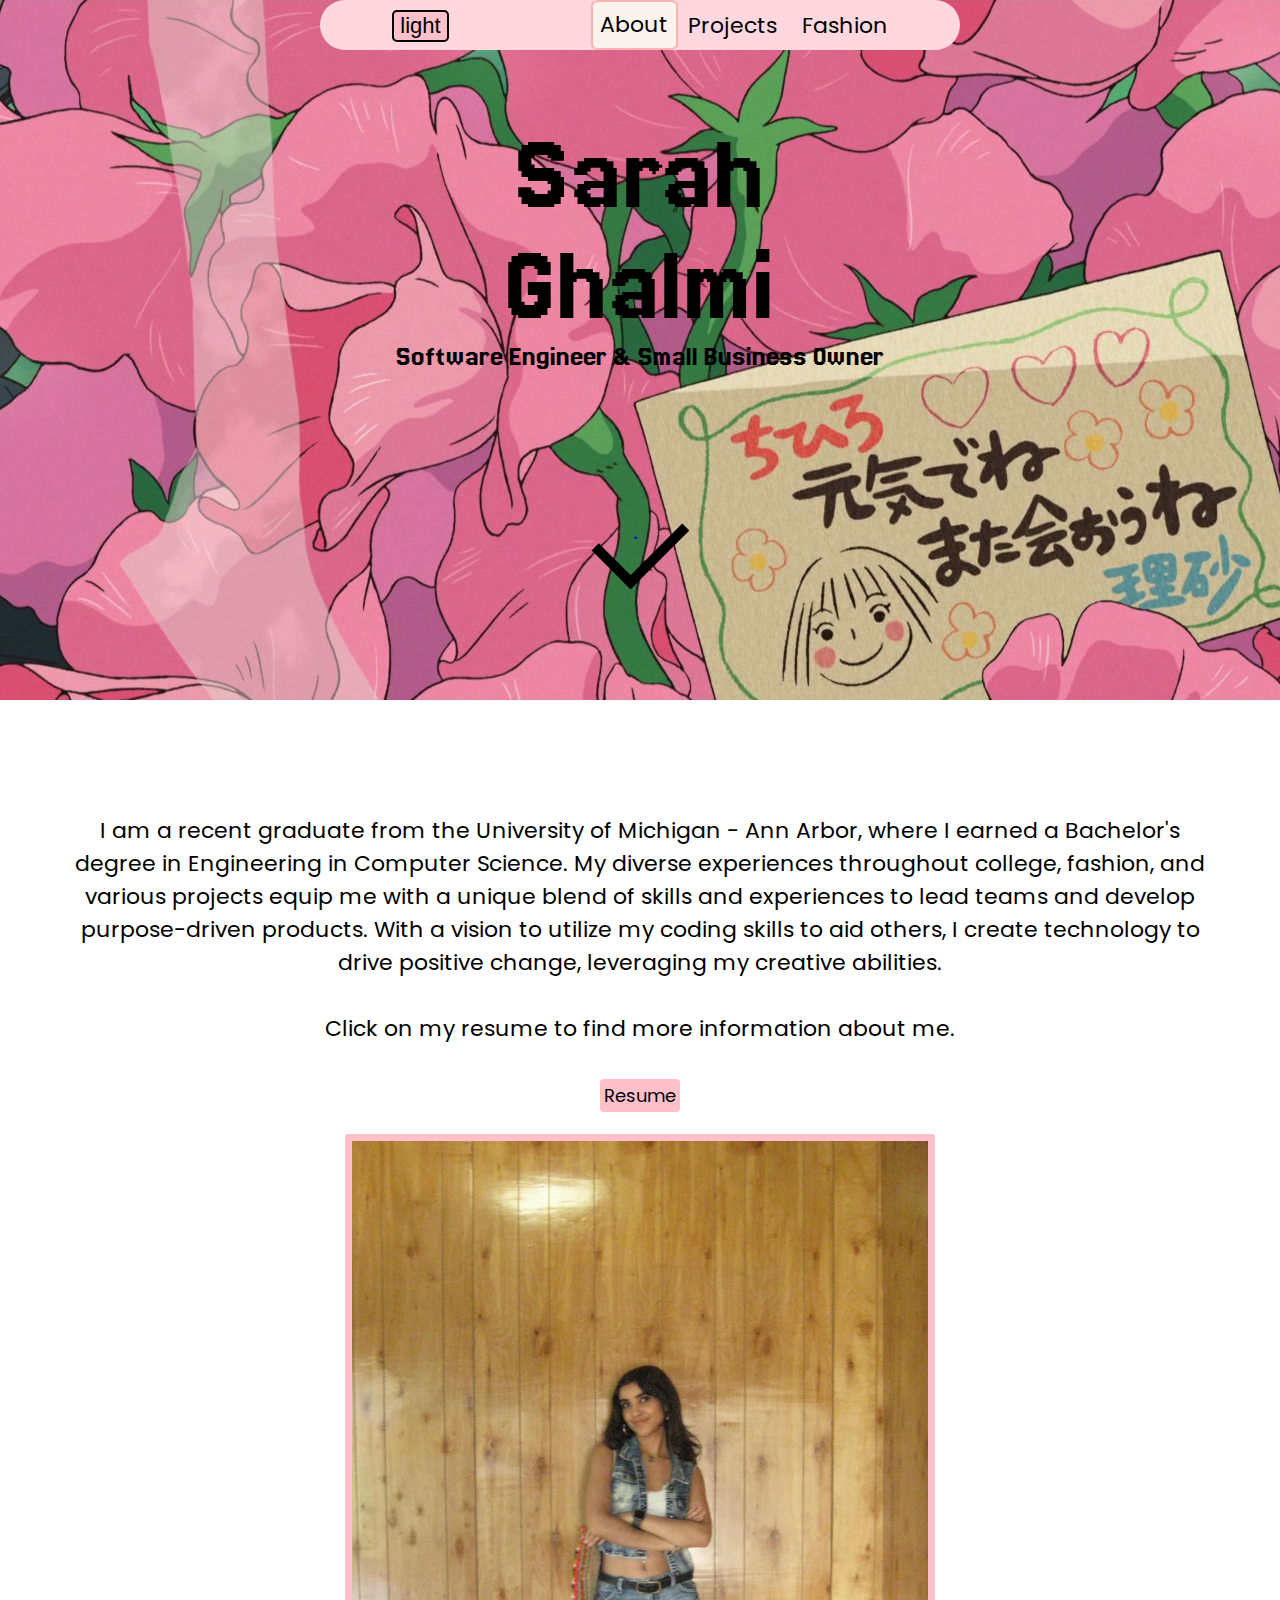
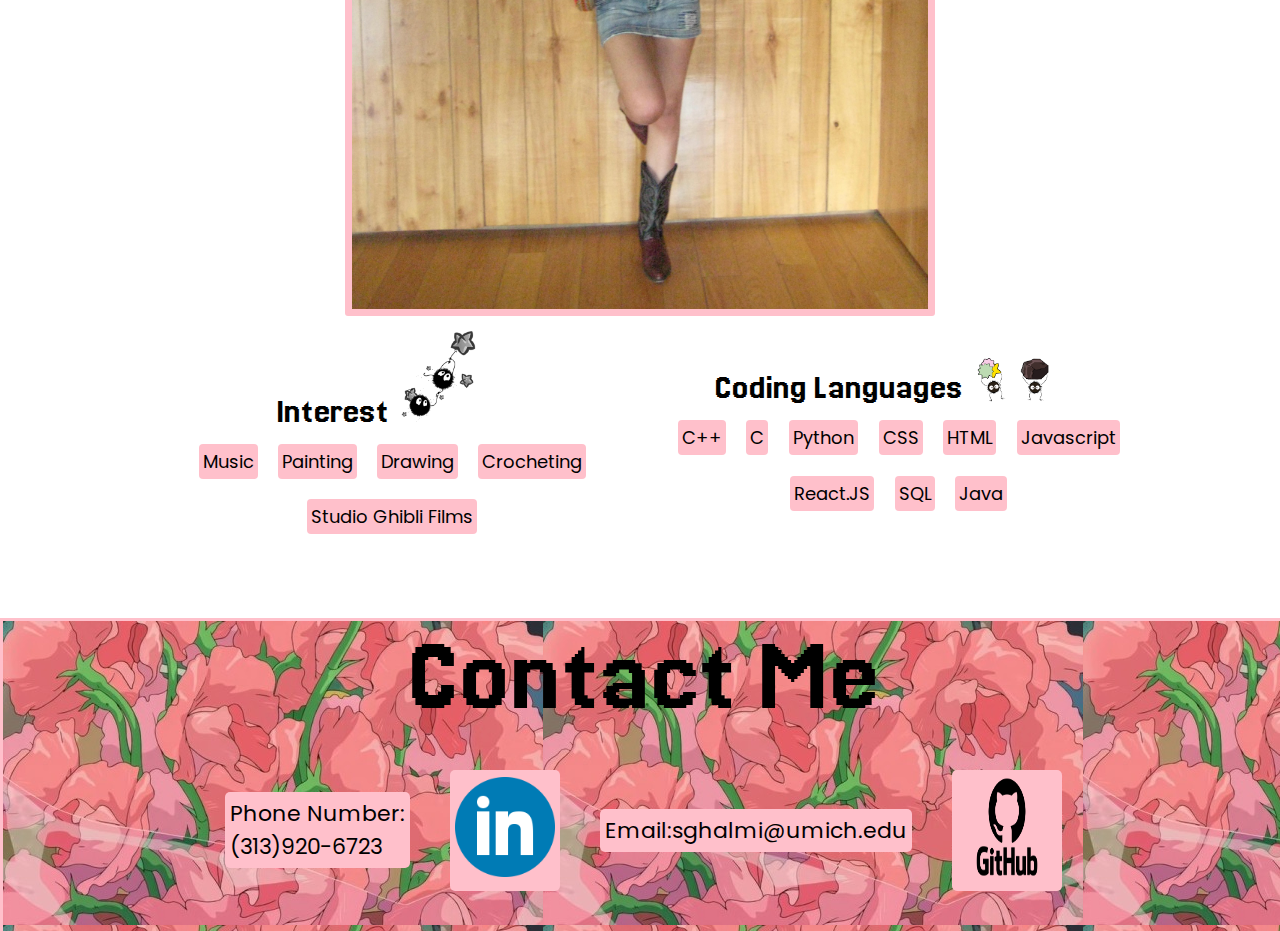
<file: index.html>
<!DOCTYPE html>
<html lang="en">

<head>
    <meta charset="UTF-8">
    <meta name="viewport" content="width=device-width, initial-scale=1.0">
    <title>Sarah Ghalmi</title>
    <link rel="stylesheet" href="css/html5rest.css">
    <link rel="stylesheet" href="css/general.css">
    <link rel="stylesheet" href="css/style.css">
    <link rel="preconnect" href="https://fonts.googleapis.com">
    <link rel="preconnect" href="https://fonts.gstatic.com" crossorigin>
    <link
        href="https://fonts.googleapis.com/css2?family=Jersey+10+Charted&family=Jersey+20&family=Poppins:ital,wght@0,100;0,200;0,300;0,400;0,500;0,600;0,700;0,800;0,900;1,100;1,200;1,300;1,400;1,500;1,600;1,700;1,800;1,900&display=swap"
        rel="stylesheet">
</head>

<body>
    <a class="skip" href="#skip">Skip to Main Content</a>

    <!-- the navigation tab -->
    <header>
        <nav>
            <div class="dark_ness">
                <button class="dark_mode">dark</button>
                <button class="light_mode">light</button>
            </div>
            <ul class="nav_tab">
                <li><a class="current nav_color" href="index.html">About</a></li>
                <li><a class="nav_color" href="projects.html">Projects</a></li>
                <li><a class="nav_color" href="fashion.html">Fashion</a></li>
            </ul>
        </nav>
    </header>


    <main id="skip">
        <div id="intro">
            <h1 id="my_name">Sarah <br>Ghalmi</h1>
            <h2 id="description">Software Engineer & Small Business Owner </h2>
            <a href="#more_info"> <i class="arrow down">.</i> </a>
        </div>
        <div id="more_info">
            <div>
                I am a recent graduate from the University of Michigan - Ann Arbor, where I earned a Bachelor's degree
                in
                Engineering in Computer Science. My diverse experiences throughout college, fashion, and various
                projects equip me with a unique blend of skills and experiences to lead teams and develop purpose-driven
                products. With a vision to utilize my coding skills to aid others, I create technology to drive positive
                change, leveraging my creative abilities.
                <br>
                <br>
                Click on my resume to find more information about me.
                <br>
                <br>
                <a id="resume"
                    href="https://drive.google.com/file/d/1Nxa4Bw_cyXlbbHzAVPkeCPe73YYTUTX6/view?usp=sharing">Resume</a>
            </div>
            <div>
                <img class="profile_pic" src="images/IMG_1728.JPG" alt="picture of me">
            </div>
            <div>
                <div class="cutie_strength">
                    <h2>Interest</h2>
                    <img src="images/cutie.webp" alt="star falling">
                </div>
                <div class="interest">
                    <a href="https://www.youtube.com/watch?v=CYLOnlBb0CY" class="in_design">Music</a>
                    <a href="https://www.pacegallery.com/artists/yoshitomo-nara/" class="in_design">Painting</a>
                    <a href='https://www.instagram.com/clownlifeizzi?igsh=dGxhanhlamkwMG14'
                        class="in_design">Drawing</a>
                    <a href='fashion.html' class="in_design">Crocheting</a>
                    <a href='https://ponyo.fandom.com/wiki/Ponyo' class="in_design">Studio Ghibli Films</a>
                </div>
            </div>
            <div>
                <div class="cutie_strength">
                    <h2>Coding Languages</h2>
                    <img src="images/strength.png" alt="holding heavy things">
                </div>
                <div class="interest">
                    <a href='projects.html#c_plus' class="in_design">C++</a>
                    <a href='projects.html#c' class="in_design">C</a>
                    <a href='projects.html#python' class="in_design">Python</a>
                    <a href='projects.html#html_css' class="in_design">CSS</a>
                    <a href='projects.html#html_css' class="in_design">HTML</a>
                    <a href='projects.html#html_css' class="in_design">Javascript</a>
                    <a href='projects.html#react' class="in_design">React.JS</a>
                    <a href='projects.html#sql' class="in_design">SQL</a>
                    <a href='projects.html#java' class="in_design">Java</a>
                </div>

            </div>

        </div>
        <div class="contactme">
            <h2>Contact Me</h2>
            <div class="act_info">
                <a>Phone Number: <br> (313)920-6723</a>
                <a href="https://www.linkedin.com/in/sarah-ghalmi-957687227/"><img src="images/linkedin.webp"
                        alt="linkedin logo"></a>
                <a>Email:sghalmi@umich.edu</a>
                <a href="https://github.com/sghalmi"><img src="images/github.png" alt="github logo"></a>
            </div>
        </div>
    </main>
    <script src="javascript/index_home.js"></script>

</body>

</html>
</file>
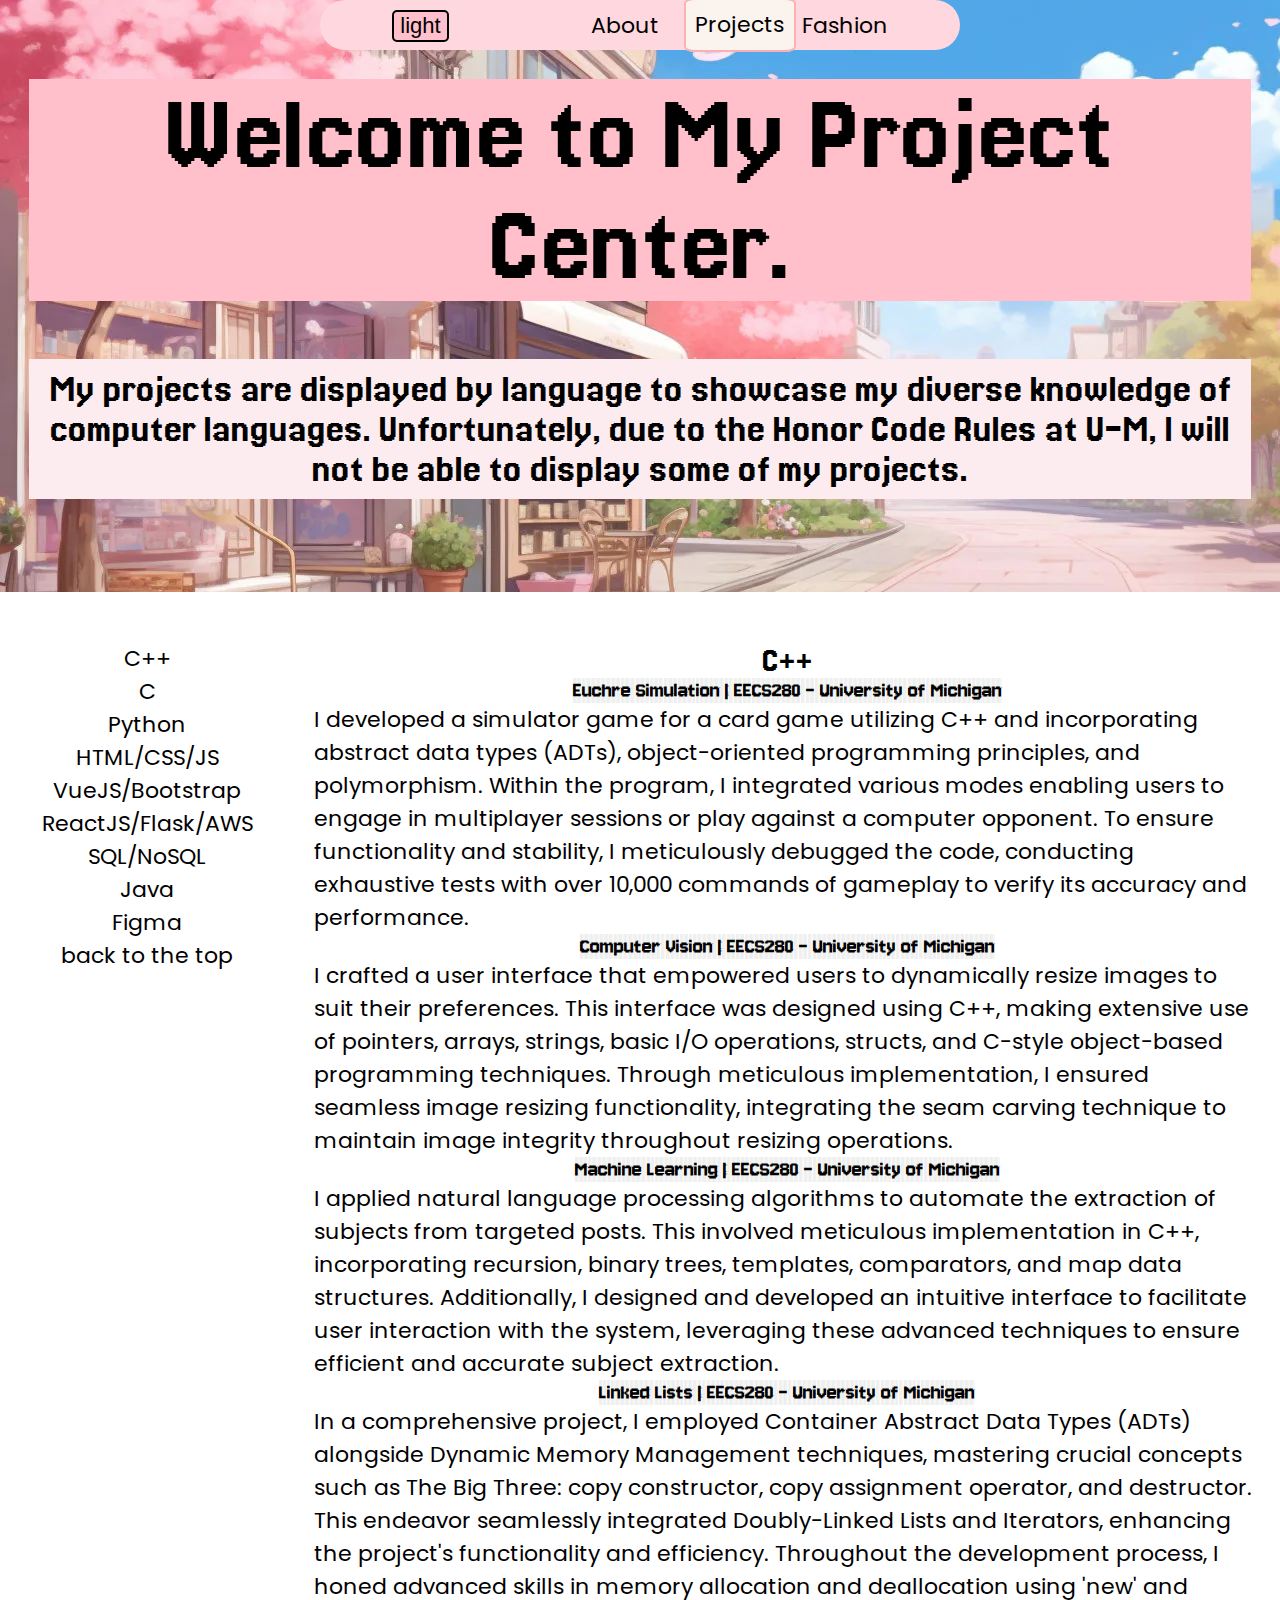
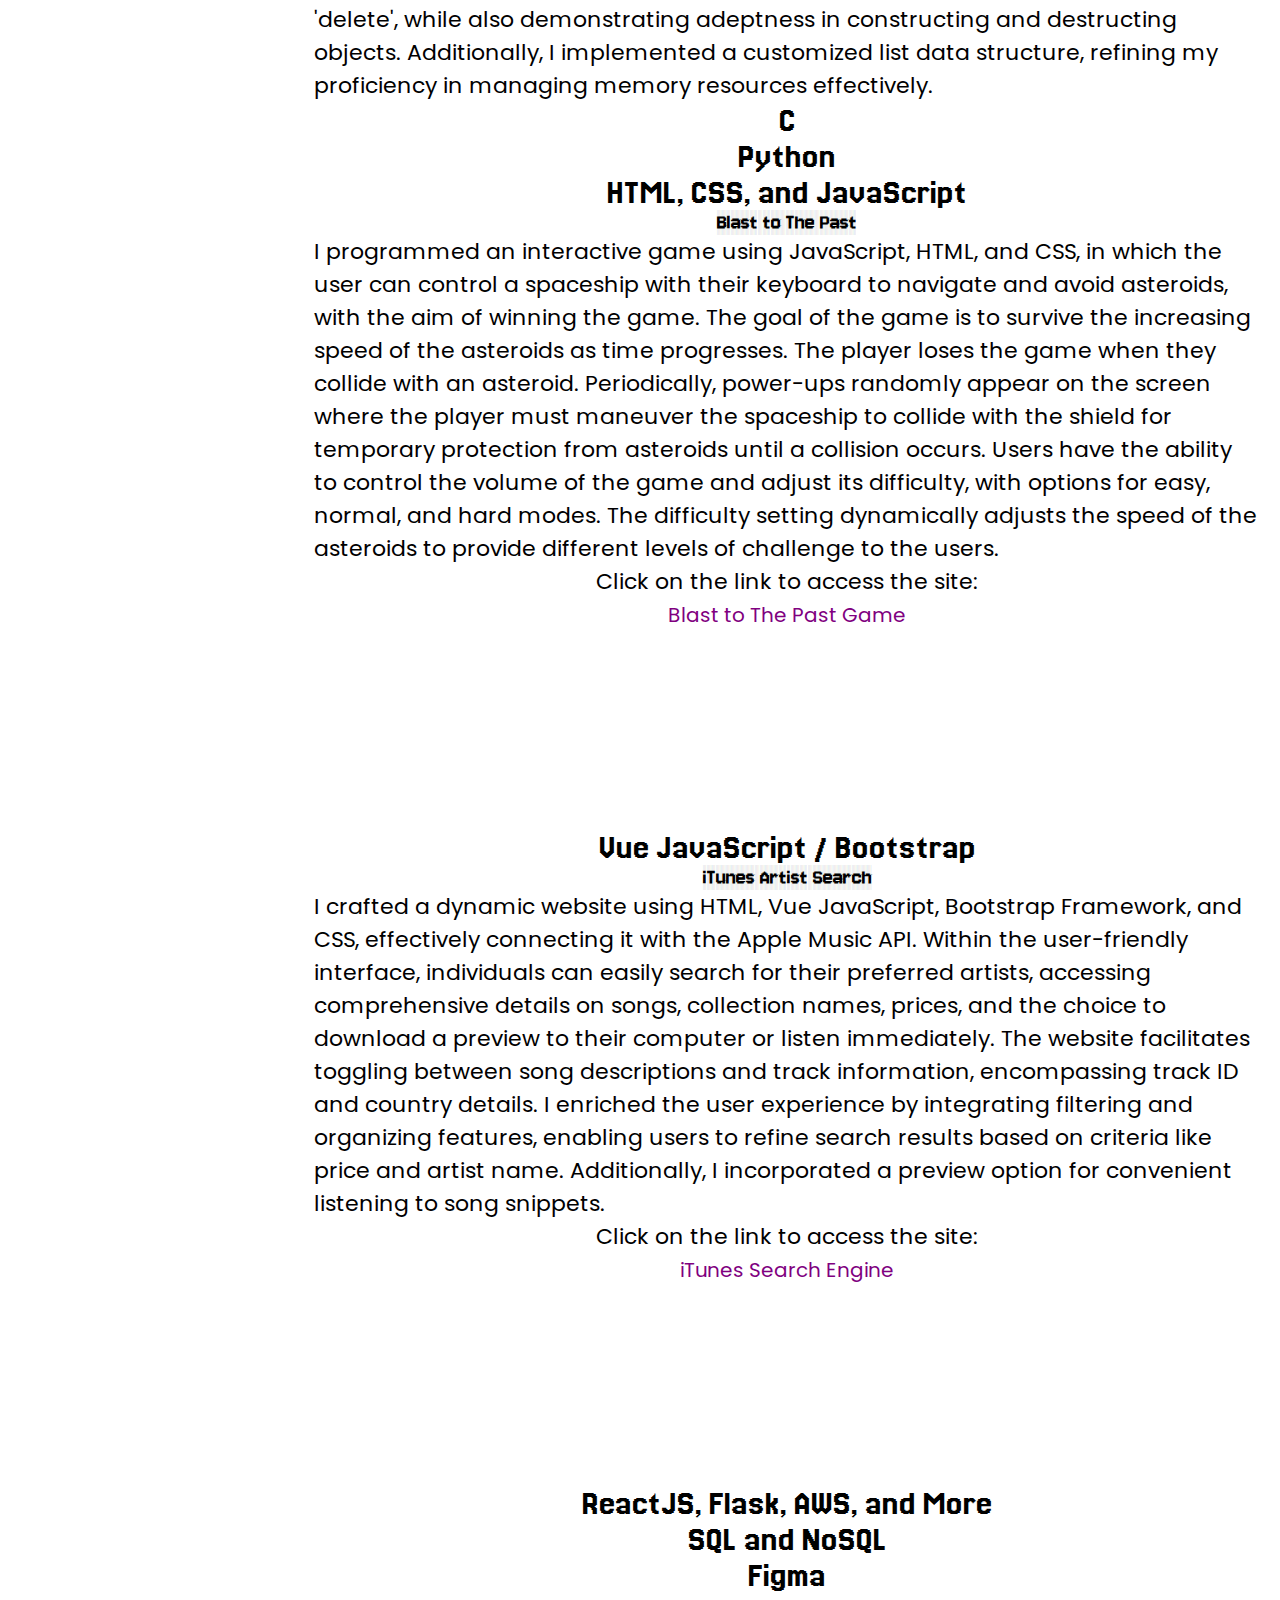
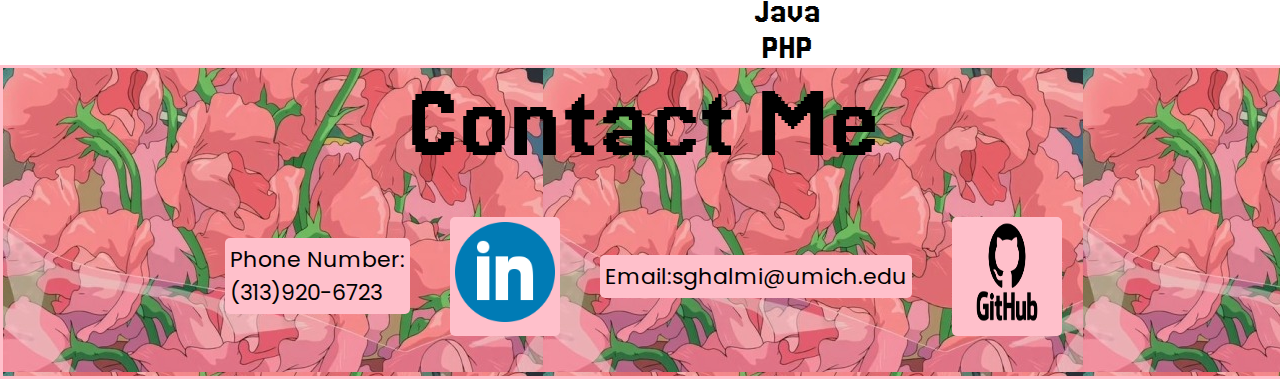
<file: projects.html>
<!DOCTYPE html>
<html lang="en">

<head>
    <meta charset="UTF-8">
    <meta name="viewport" content="width=device-width, initial-scale=1.0">
    <title>Sarah Ghalmi</title>
    <link rel="stylesheet" href="css/html5rest.css">
    <link rel="stylesheet" href="css/general.css">
    <link rel="stylesheet" href="css/style_proj.css">
    <link rel="preconnect" href="https://fonts.googleapis.com">
    <link rel="preconnect" href="https://fonts.gstatic.com" crossorigin>
    <link
        href="https://fonts.googleapis.com/css2?family=Jersey+10+Charted&family=Jersey+20&family=Poppins:ital,wght@0,100;0,200;0,300;0,400;0,500;0,600;0,700;0,800;0,900;1,100;1,200;1,300;1,400;1,500;1,600;1,700;1,800;1,900&display=swap"
        rel="stylesheet">
</head>

<body>
    <a class="skip" href="#skip">Skip to Main Content</a>

    <!-- the navigation tab -->
    <header>
        <nav aria-label="Main Navigation">
            <div class="dark_ness">
                <button class="dark_mode">dark</button>
                <button class="light_mode">light</button>
            </div>
            <ul class="nav_tab">
                <li><a class="nav_color" href="index.html">About</a></li>
                <li><a class="current nav_color" href="projects.html">Projects</a></li>
                <li><a class="nav_color" href="fashion.html">Fashion</a></li>
            </ul>
        </nav>
    </header>

    <main id="skip">
        <div class="welcome">
            <h1>Welcome to My Project Center.</h1>
            <p>My projects are displayed by language to showcase my diverse
                knowledge of computer languages. Unfortunately, due to the Honor Code Rules at U-M, I will not be able
                to display some of my projects.</p>
        </div>
        <div class="information">
            <div class="side_bar" id="for_dark">
                <a href="#c_plus" class="w3-bar-item w3-button">C++</a>
                <a href="#c" class="w3-bar-item w3-button">C</a>
                <a href="#python" class="w3-bar-item w3-button">Python</a>
                <a href="#html_css" class="w3-bar-item w3-button">HTML/CSS/JS</a>
                <a href="#vuejs" class="w3-bar-item w3-button">VueJS/Bootstrap</a>
                <a href="#react" class="w3-bar-item w3-button">ReactJS/Flask/AWS</a>
                <a href="#sql" class="w3-bar-item w3-button">SQL/NoSQL</a>
                <a href="#java" class="w3-bar-item w3-button">Java</a>
                <a href="#figma" class="w3-bar-item w3-button">Figma</a>
                <a href="#top_web" class="w3-bar-item w3-button">back to the top</a>
            </div>
            <div class="besides_sidebar">
                <div id="c_plus">
                    <h2>C++</h2>
                    <div id="c_proj1">
                        <h3>Euchre Simulation | EECS280 - University of Michigan</h3>
                        <p>I developed a simulator game for a card game utilizing C++ and incorporating abstract data
                            types
                            (ADTs), object-oriented programming principles, and polymorphism. Within the program, I
                            integrated various modes enabling users to engage in multiplayer sessions or play against a
                            computer opponent. To ensure functionality and stability, I meticulously debugged the code,
                            conducting exhaustive tests with over 10,000 commands of gameplay to verify its accuracy and
                            performance.</p>
                    </div>
                    <div id="c_proj2">
                        <h3>Computer Vision | EECS280 - University of Michigan</h3>
                        <p>I crafted a user interface that empowered users to dynamically resize images to suit their
                            preferences. This interface was designed using C++, making extensive use of pointers,
                            arrays,
                            strings, basic I/O operations, structs, and C-style object-based programming techniques.
                            Through
                            meticulous implementation, I ensured seamless image resizing functionality, integrating the
                            seam
                            carving technique to maintain image integrity throughout resizing operations.</p>
                    </div>
                    <div id="c_proj3">
                        <h3>Machine Learning | EECS280 - University of Michigan</h3>
                        <p>I applied natural language processing algorithms to automate the extraction of subjects from
                            targeted posts. This involved meticulous implementation in C++, incorporating recursion,
                            binary
                            trees, templates, comparators, and map data structures. Additionally, I designed and
                            developed
                            an intuitive interface to facilitate user interaction with the system, leveraging these
                            advanced
                            techniques to ensure efficient and accurate subject extraction.</p>
                    </div>
                    <div id="c_proj4">
                        <h3>Linked Lists | EECS280 - University of Michigan</h3>
                        <p>In a comprehensive project, I employed Container Abstract Data Types (ADTs) alongside Dynamic
                            Memory Management techniques, mastering crucial concepts such as The Big Three: copy
                            constructor, copy assignment operator, and destructor. This endeavor seamlessly integrated
                            Doubly-Linked Lists and Iterators, enhancing the project's functionality and efficiency.
                            Throughout the development process, I honed advanced skills in memory allocation and
                            deallocation using 'new' and 'delete', while also demonstrating adeptness in constructing
                            and
                            destructing objects. Additionally, I implemented a customized list data structure, refining
                            my
                            proficiency in managing memory resources effectively.</p>
                    </div>
                </div>
                <div id="c">
                    <h2>C</h2>

                </div>
                <div id="python">
                    <h2>Python</h2>

                </div>
                <div id="html_css">
                    <h2>HTML, CSS, and JavaScript</h2>
                    <div id="h_proj1">
                        <h3>Blast to The Past</h3>

                        <p>I programmed an interactive game using JavaScript, HTML, and CSS, in which the user can
                            control a
                            spaceship with their keyboard to navigate and avoid asteroids, with the aim of winning the
                            game.
                            The goal of the game is to survive the increasing speed of the asteroids as time progresses.
                            The
                            player loses the game when they collide with an asteroid. Periodically, power-ups randomly
                            appear on the screen where the player must maneuver the spaceship to collide with the shield
                            for
                            temporary protection from asteroids until a collision occurs. Users have the ability to
                            control
                            the volume of the game and adjust its difficulty, with options for easy, normal, and hard
                            modes.
                            The difficulty setting dynamically adjusts the speed of the asteroids to provide different
                            levels of challenge to the users.</p>
                        <p class="not_desktop">Click on the link to access the site:<br><a
                                href="https://sghalmi.github.io/game_blsat">Blast to The Past Game</a></p>

                        <iframe name="blast" id="blast" src="https://sghalmi.github.io/game_blsat"
                            title="Game Blast"></iframe>
                    </div>

                </div>
                <div id="vuejs">
                    <h2>Vue JavaScript / Bootstrap</h2>
                    <div id="v_proj1">
                        <h3>iTunes Artist Search</h3>
                        <p>I crafted a dynamic website using HTML, Vue JavaScript, Bootstrap Framework, and CSS,
                            effectively
                            connecting it with the Apple Music API. Within the user-friendly interface, individuals can
                            easily search for their preferred artists, accessing comprehensive details on songs,
                            collection
                            names, prices, and the choice to download a preview to their computer or listen immediately.
                            The
                            website facilitates toggling between song descriptions and track information, encompassing
                            track
                            ID and country details. I enriched the user experience by integrating filtering and
                            organizing
                            features, enabling users to refine search results based on criteria like price and artist
                            name.
                            Additionally, I incorporated a preview option for convenient listening to song snippets.</p>
                        <p class="not_desktop">Click on the link to access the site:<br><a
                                href="https://sghalmi.github.io/iTune-Artist-Search-Engine-Completed/">iTunes Search
                                Engine</a></p>
                        <iframe name="itunes" id="itune"
                            src="https://sghalmi.github.io/iTune-Artist-Search-Engine-Completed/"
                            title="iTune Artist Search Engine"></iframe>
                    </div>
                </div>
                <div id="react">
                    <h2>ReactJS, Flask, AWS, and More</h2>

                </div>
                <div id="sql">
                    <h2> SQL and NoSQL</h2>

                </div>
                <div id="figma">
                    <h2> Figma</h2>
                </div>
                <div id="java">
                    <h2>Java</h2>

                </div>
                <div id="php">
                    <h2>PHP</h2>
                </div>
            </div>

        </div>
        <div class="contactme">
            <h2>Contact Me</h2>
            <div class="act_info">
                <a>Phone Number: <br> (313)920-6723</a>
                <a href="https://www.linkedin.com/in/sarah-ghalmi-957687227/"><img src="images/linkedin.webp"
                        alt="linkedin logo"></a>
                <a>Email:sghalmi@umich.edu</a>
                <a href="https://github.com/sghalmi"><img src="images/github.png" alt="github logo"></a>
            </div>
        </div>
    </main>
    <script src="javascript/proj.js"></script>
</body>

</html>
</file>
<file: css/general.css>
body {
    font-family: "Poppins", sans-serif;
    font-size: 16px;
}

/*skip to content*/
a.skip {
    background: white;
    left: 0;
    padding: 6px;
    position: absolute;
    top: -60px;
    -webkit-transition: top 1s ease-out;
    transition: top 1s ease-out;
    z-index: 1;
}

a.skip:focus {
    top: 20px;
    color: black;
    text-decoration-style: solid;
}

/*--NAVIGATION--*/
.overlay {
    display: none;
}

header {
    position: absolute;
    z-index: 10;
    right: 35%;
    position: sticky;
    top: 0;
    display: flex;
    justify-content: center;
}

nav {
    display: flex;
    flex-direction: row;
    gap: 30%;
    justify-content: center;
    max-width: 100%;
    align-items: center;
}

nav {
    background-color: rgb(255, 215, 222);
    border-radius: 30px;
    height: 50px;
    width: 50%;
}

.nav_tab {
    display: flex;
    flex-wrap: nowrap;
    justify-content: end;
    gap: 10%;
}

.dark_mode {
    display: none;
}

.nav_color {
    color: black;
    text-decoration: none;
}

a:hover {
    font-weight: bold;
    text-decoration: underline;
}

.current {
    background-color: rgba(250, 250, 243, 0.797);
    border: 2px solid rgba(252, 170, 170, 0.895);
    padding: 10%;
    border-radius: 10%;
}

.dark_ness button {
    background-color: pink;
    border: 2px solid black;
    border-radius: 5px;
    font-size: 16px;
}

.contactme {
    display: flex;
    flex-wrap: wrap;
    justify-content: center;
    background-image: url(../images/flower.jpeg);
    background-color: pink;
    border: 3px solid pink;
    height: 100%;
    width: 100%;
    color: black;
    align-items: center;
}

.contactme h2 {
    font-size: 109px;
    text-align: center;
}

.act_info {
    display: flex;
    flex-wrap: wrap;
    margin: 20px 20px;
    align-items: center;
    justify-content: center;
}

.act_info a {
    background-color: pink;
    color: black;
    padding: 5px;
    border-radius: 5px;
    margin: 20px;
}

h2 {
    font-size: 36px;
    font-family: "Jersey 20", sans-serif;
}

.act_info img {
    width: 100px;
    height: 100px;
}

@media only screen and (min-width: 720px) {
    body {
        font-size: 22px;
    }
    .dark_ness button {
        font-size: 22px;
    }
}
</file>
<file: css/style.css>
/* INTRO */
#intro {
    background-color:pink;
    background-image: url('../images/backgroun_studio.jpeg');
    display: flex;
    flex-direction: column;
    align-items: center;
    justify-content: center;
    height: 700px;
    top: -50px;
    position: relative;
    color: black;
}

#my_name {
    font-family: "Jersey 20", sans-serif;
    font-weight: 400;
    font-style: normal;
    font-size: 111px;
    text-align: center;
}

#description {
    font-family: "Jersey 20", sans-serif;
    font-size: 30px;
    font-weight: 500;
    text-align: center;
    padding-bottom: 10%;
}

.arrow {
    border: solid black;
    border-width: 0 10px 10px 0;
    display: inline-block;
    padding: 20px;
    transform: rotate(45deg);
    transition: border-width 150ms ease-in-out;
}

/*----------------------------------*/
.profile_pic {
    width: 50%;
    height: 100%;
    border: 7px solid pink;
    border-radius: 3px;
}

#more_info {
    display: flex;
    flex-wrap: wrap;
    text-align: center;
    justify-content: center;
    align-items: center;
    padding: 5%;
}

.interest {
    display: flex;
    flex-wrap: wrap;
    justify-content: center;
}
.interest a{
    text-decoration: none;
    color:black;
}

.in_design {
    background-color: pink;
    border-radius: 4px;
    padding: 4px;
    margin-left: 4%;
    font-size: 18px;
    margin-bottom: 4%;
}

.cutie_strength {
    display: inline-flex;
    align-items: flex-end;
    margin-bottom: 3%;
}

.cutie_strength img {
    width: 100px;
}
#resume{
    margin-bottom: 10%;
    text-decoration: none;
    color: black;
    background-color: pink;
    border-radius: 4px;
    padding: 4px;
    font-size: 18px;
}
img{
    margin-top: 2%;
}
</file>
<file: css/style_proj.css>
/*WELCOME----------------------------------*/
.welcome {
    background-color: pink;
    background-image: url('../images/welcome_wall.webp');
    display: flex;
    flex-direction: column;
    align-items: center;
    justify-content: center;
    height: 100%;
    top: -50px;
    position: relative;
    color: black;
    font-family: "Jersey 20", sans-serif;
    font-weight: 400;
    font-style: normal;
    font-size: 111px;
    text-align: center;
    padding-bottom: 5%;
    padding-top: 50px;

}

.welcome h1 {
    background-color: pink;
    margin: 29px;
}

.welcome p {
    /* CSS styles for the second child div */
    font-size: 40px;
    padding: 10px;
    background-color: rgb(252, 236, 239);
    margin: 29px;

}

/*----------------------------------------*/

/*iFrames-----------------------------*/
.not_desktop {
    text-align: center;
    text-decoration: wavy;
}

.not_desktop a {
    text-align: center;
    color: purple;
    font-weight: 400;
    font-size: 20px;
}

iframe {
    width: 100%;
    height: 100%;
    margin: 2%;
}



/*----------------------------------------*/
/*----------SIDE BARS---------------*/
.side_bar {
    text-align: center;
    background-color:white;
    color:black;
}

#mobile_side_bar {
    display: grid;
    width: 100%;
    grid-template-columns: 1fr 1fr 1fr;
    gap:5%;
    position: fixed;
    padding-bottom: 5%;
    padding-top: 5%;
    bottom:1px;
    background-color: white;
}

a {
    text-decoration: none;
    color: #000;
}

p {
    padding-left: 2%;
    padding-right: 2%;
}

h2 {
    text-align: center;
}

h3 {
    font-family: "Jersey 10 Charted", sans-serif;
    font-size: 24px;
    text-align: center;
}

/*CONTACT ME-----------------------------*/
.contact_me {
    background-color: pink;
    color: black;
}

@media only screen and (min-width: 720px) {

    .side_bar {
        display: flex;
        flex-direction: column;
        /* background-color: white; */
    }

    #past_pt_sidebar {
        display: flex;
        flex-direction: column;
        position: fixed;
        top: 0;
        left: 5%;
    }

    #past_besides {
        margin-left: 27%;
    }

    .information {
        display: grid;
        grid-template-columns: 23% 77%;
    }

    #pls_work {
        display: block;
    }

}
</file>
<file: css/html5rest.css>
/* http://meyerweb.com/eric/tools/css/reset/ 
   v2.0 | 20110126
   License: none (public domain)
*/

html,
body,
div,
span,
applet,
object,
iframe,
h1,
h2,
h3,
h4,
h5,
h6,
p,
blockquote,
pre,
a,
abbr,
acronym,
address,
big,
cite,
code,
del,
dfn,
em,
img,
ins,
kbd,
q,
s,
samp,
small,
strike,
strong,
sub,
sup,
tt,
var,
b,
u,
i,
center,
dl,
dt,
dd,
ol,
ul,
li,
fieldset,
form,
label,
legend,
table,
caption,
tbody,
tfoot,
thead,
tr,
th,
td,
article,
aside,
canvas,
details,
embed,
figure,
figcaption,
footer,
header,
hgroup,
menu,
nav,
output,
ruby,
section,
summary,
time,
mark,
audio,
video {
    margin: 0;
    padding: 0;
    border: 0;
    font-size: 100%;
    font: inherit;
    vertical-align: baseline;
}

/* HTML5 display-role reset for older browsers */
article,
aside,
details,
figcaption,
figure,
footer,
header,
hgroup,
menu,
nav,
section {
    display: block;
}

ol,
ul {
    list-style: none;
}

blockquote,
q {
    quotes: none;
}

blockquote:before,
blockquote:after,
q:before,
q:after {
    content: '';
    content: none;
}

table {
    border-collapse: collapse;
    border-spacing: 0;
}
</file>
